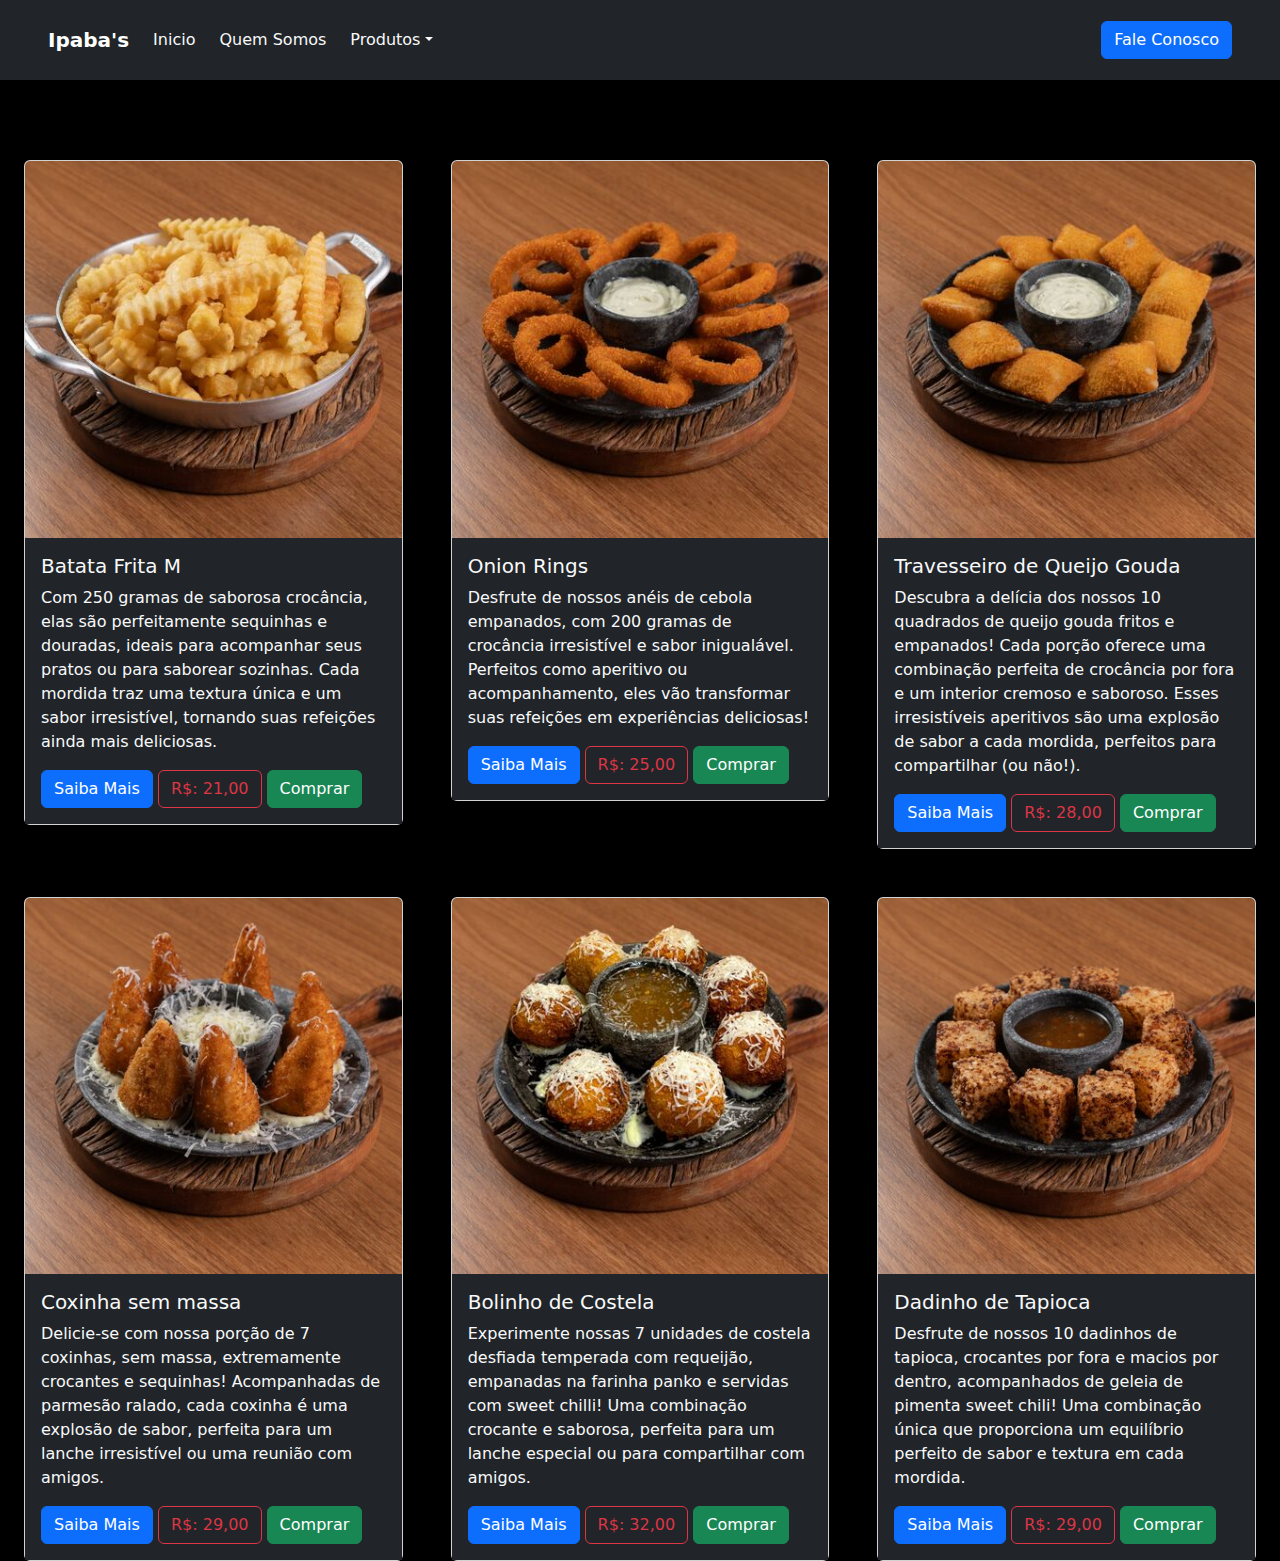
<file: Acompanhamentos.html>
<!DOCTYPE html>
<html lang="pt-BR">
<head>
    <meta charset="UTF-8">
    <meta name="viewport" content="width=device-width, initial-scale=1.0">
    <title>Acompanhamentos</title>
    <link rel="shortcut icon"
    href="https://icons.iconarchive.com/icons/fa-team/fontawesome/256/FontAwesome-Burger-icon.png"
    type="image/x-icon">
    <link href="https://cdn.jsdelivr.net/npm/bootstrap@5.3.3/dist/css/bootstrap.min.css" rel="stylesheet"
        integrity="sha384-QWTKZyjpPEjISv5WaRU9OFeRpok6YctnYmDr5pNlyT2bRjXh0JMhjY6hW+ALEwIH" crossorigin="anonymous">
        <link rel="stylesheet" href="style.css">
</head>
<body>
    <header>
        <div class="container-fluid">
            <nav class="m-auto col-12 navbar navbar-expand-lg navbar-dark bg-dark fixed-top" style="height: 80px;">
                <a class="navbar-brand ps-5" href="#"><strong>Ipaba's</strong></a>
                <button class="navbar-toggler" type="button" data-bs-toggle="collapse"
                    data-bs-target="#navbarSupportedContent" aria-controls="navbarSupportedContent"
                    aria-expanded="false" aria-label="Toggle navigation">
                    <span class="navbar-toggler-icon"></span>
                </button>
                <div class="collapse navbar-collapse" id="navbarSupportedContent">
                    <ul class="navbar-nav me-auto mb-2 mb-lg-0">
                        <li class="nav-item">
                            <a class="nav-link ps- text-light" aria-expanded="page" href="Principal.html">Inicio</a>
                        </li>
                        <li class="nav-item">
                            <a class="nav-link ps-3 text-light" href="Quemsomos.html">Quem Somos</a>
                        </li>
                        <li class="nav-item dropdown">
                            <a class="nav-link dropdown-toggle ps-3 text-light" href="#" role="button" data-bs-toggle="dropdown"
                                aria-expanded="false">Produtos</a>
                            <ul class="dropdown-menu text-light">
                                <li><a class="dropdown-item" href="Lanches.html">Lanches</a></li>
                                <li><a class="dropdown-item" href="Acompanhamentos.html">Acompanhamentos</a></li>
                                <li><a class="dropdown-item" href="Bebidas.html">Bebidas</a></li>
                            </ul>
                        </li>
                    </ul>
                    <div class="d-flex pe-5">
                        <button type="button" class="btn btn-primary" data-bs-toggle="modal" data-bs-target="#staticBackdrop">
                            Fale Conosco
                          </button>
                        </div>
                </div>
            </nav>
        </div>
    </header>
    
    <main>

        <div class="container-fluid">
            <nav aria-label="breadcrumb " style="height: 40px;">
                <ol class="breadcrumb">
                  <li class="breadcrumb-item text-light"><a href="#">Home</a></li>
                  <li class="   crumb-item active" aria-current="page">Library</li>
                </ol>
              </nav>
              
              <nav aria-label="breadcrumb">
                <ol class="breadcrumb">
                  <li class="breadcrumb-item"><a href="Principal.html">Inicio</a></li>
                  <li class="breadcrumb-item"><a href="#">Produtos</a></li>
                  <li class="breadcrumb-item"><a href="Acompanhamentos.html">Acompanhamentos</a></li>
                </ol>
              </nav>
            <div class="cardapio mt-5 ">
                <div class="row">

                    <div class="col-xl-4 col-lg-4 g-5 col-sm-6 ">
                        <div class="card">
                            <img src="img/batata frita.jpeg" class="card-img-top" alt="...">
                            <div class="card-body bg-dark text-light">
                                <h5 class="card-title">Batata Frita M</h5>
                                <p class="card-text"> Com 250 gramas de saborosa crocância, elas são perfeitamente sequinhas e douradas, ideais para acompanhar seus pratos ou para saborear sozinhas. Cada mordida traz uma textura única e um sabor irresistível, tornando suas refeições ainda mais deliciosas.</p>

                                <button type="button" class="btn btn-primary" data-bs-toggle="modal"
                                    data-bs-target="#info_batatafritam">
                                    Saiba Mais
                                </button>
                                <button type="button" class="btn btn-outline-danger" data-bs-toggle="modal"
                                    data-bs-target="...">
                                    R$: 21,00
                                </button>
                                <button type="button" class="btn btn-success" data-bs-toggle="modal"
                                    data-bs-target="#info_adicionar">
                                    Comprar
                                </button>

                                <!-- Modal -->
                                <div class="modal fade " id="info_batatafritam" data-bs-backdrop="static"
                                    data-bs-keyboard="false" tabindex="-1" aria-labelledby="staticBackdropLabel"
                                    aria-hidden="true">
                                    <div class="modal-dialog">
                                        <div class="modal-content">
                                            <div class="modal-header">
                                                <h1 class="modal-title fs-5 k text-dark" id="staticBackdropLabel">
                                                    Informações do Produto</h1>
                                                <button type="button" class="btn-close" data-bs-dismiss="modal"
                                                    aria-label="Close"></button>
                                            </div>
                                            <div class="modal-body text-dark">
                                                <h5>250 gramas Batata frita crinkle sequinha</h3>
                                            </div>
                                            <div class="modal-footer">
                                                <button type="button" class="btn btn-secondary"
                                                    data-bs-dismiss="modal">Voltar</button>

                                            </div>
                                        </div>
                                    </div>
                                </div>

                            </div>
                        </div>
                    </div>
                    <div class="col-xl-4 col-lg-4 g-5 col-sm-6 ">
                        <div class="card">
                            <img src="img/onnion rigns.jpeg" class="card-img-top" alt="...">
                            <div class="card-body bg-dark text-light">
                                <h5 class="card-title">Onion Rings</h5>
                                <p class="card-text">Desfrute de nossos anéis de cebola empanados, com 200 gramas de crocância irresistível e sabor inigualável. Perfeitos como aperitivo ou acompanhamento, eles vão transformar suas refeições em experiências deliciosas!</p>

                                <button type="button" class="btn btn-primary" data-bs-toggle="modal"
                                    data-bs-target="#info_onionrings">
                                    Saiba Mais
                                </button>
                                <button type="button" class="btn btn-outline-danger" data-bs-toggle="modal"
                                    data-bs-target="...">
                                    R$: 25,00
                                </button>
                                <button type="button" class="btn btn-success" data-bs-toggle="modal"
                                data-bs-target="#info_adicionar">
                                Comprar
                            </button>

                                <!-- Modal -->
                                <div class="modal fade " id="info_onionrings" data-bs-backdrop="static"
                                    data-bs-keyboard="false" tabindex="-1" aria-labelledby="staticBackdropLabel"
                                    aria-hidden="true">
                                    <div class="modal-dialog">
                                        <div class="modal-content">
                                            <div class="modal-header">
                                                <h1 class="modal-title fs-5 k text-dark" id="staticBackdropLabel">
                                                    Informações do Produto</h1>
                                                <button type="button" class="btn-close" data-bs-dismiss="modal"
                                                    aria-label="Close"></button>
                                            </div>
                                            <div class="modal-body text-dark">
                                                <h5>200 gramas de anéis de cebola empanadas</h3>
                                            </div>
                                            <div class="modal-footer">
                                                <button type="button" class="btn btn-secondary"
                                                    data-bs-dismiss="modal">Voltar</button>

                                            </div>
                                        </div>
                                    </div>
                                </div>
                            </div>

                        </div>
                    </div>
                    <div class="col-xl-4 col-lg-4 g-5 col-sm-6 ">
                        <div class="card">
                            <img src="img/travesseiro queijo.jpeg" class="card-img-top" alt="...">
                            <div class="card-body bg-dark text-light">
                                <h5 class="card-title">Travesseiro de Queijo Gouda</h5>
                                <p class="card-text">Descubra a delícia dos nossos 10 quadrados de queijo gouda fritos e empanados! Cada porção oferece uma combinação perfeita de crocância por fora e um interior cremoso e saboroso. Esses irresistíveis aperitivos são uma explosão de sabor a cada mordida, perfeitos para compartilhar (ou não!).</p>


                                <button type="button" class="btn btn-primary" data-bs-toggle="modal"
                                    data-bs-target="#info_gouda">
                                    Saiba Mais
                                </button>
                                <button type="button" class="btn btn-outline-danger" data-bs-toggle="modal"
                                    data-bs-target="...">
                                    R$: 28,00
                                </button>
                                <button type="button" class="btn btn-success" data-bs-toggle="modal"
                                data-bs-target="#info_adicionar">
                                Comprar
                            </button>

                                <!-- Modal -->
                                <div class="modal fade " id="info_gouda" data-bs-backdrop="static"
                                    data-bs-keyboard="false" tabindex="-1" aria-labelledby="staticBackdropLabel"
                                    aria-hidden="true">
                                    <div class="modal-dialog">
                                        <div class="modal-content">
                                            <div class="modal-header">
                                                <h1 class="modal-title fs-5 k text-dark" id="staticBackdropLabel">
                                                    Informações do Produto</h1>
                                                <button type="button" class="btn-close" data-bs-dismiss="modal"
                                                    aria-label="Close"></button>
                                            </div>
                                            <div class="modal-body text-dark">
                                                <h3>10 unidades de Queijo gouda em quadrados, fritos e empanados.</h3>
                                            </div>
                                            <div class="modal-footer">
                                                <button type="button" class="btn btn-secondary"
                                                    data-bs-dismiss="modal">Voltar</button>

                                            </div>
                                        </div>
                                    </div>
                                </div>

                            </div>

                        </div>



                    </div>
                    <div class="col-xl-4 col-lg-4  g-5 col-sm-6">
                        <div class="card">
                            <img src="img/coxinha sem massa.jpeg" class="card-img-top" alt="...">
                            <div class="card-body bg-dark text-light">
                                <h5 class="card-title">Coxinha sem massa</h5>
                                <p class="card-text">
                                    Delicie-se com nossa porção de 7 coxinhas, sem massa, extremamente crocantes e sequinhas! Acompanhadas de parmesão ralado, cada coxinha é uma explosão de sabor, perfeita para um lanche irresistível ou uma reunião com amigos.</p>

                                <button type="button" class="btn btn-primary" data-bs-toggle="modal"
                                    data-bs-target="#info_coxinha">
                                    Saiba Mais
                                </button>
                                <button type="button" class="btn btn-outline-danger" data-bs-toggle="modal"
                                    data-bs-target="...">
                                    R$: 29,00
                                </button>
                                <button type="button" class="btn btn-success" data-bs-toggle="modal"
                                    data-bs-target="#info_adicionar">
                                    Comprar
                                </button>

                                <!-- Modal -->
                                <div class="modal fade " id="info_coxinha" data-bs-backdrop="static"
                                    data-bs-keyboard="false" tabindex="-1" aria-labelledby="staticBackdropLabel"
                                    aria-hidden="true">
                                    <div class="modal-dialog">
                                        <div class="modal-content">
                                            <div class="modal-header">
                                                <h1 class="modal-title fs-5 k text-dark" id="staticBackdropLabel">
                                                    Informações do Produto</h1>
                                                <button type="button" class="btn-close" data-bs-dismiss="modal"
                                                    aria-label="Close"></button>
                                            </div>
                                            <div class="modal-body text-dark">
                                                <h3>Uma porção com 7 coxinhas sem massa extremamente crocante e sequinha acompanhado de parmesão ralado.</h3>
                                            </div>
                                            <div class="modal-footer">
                                                <button type="button" class="btn btn-secondary"
                                                    data-bs-dismiss="modal">Voltar</button>

                                            </div>
                                        </div>
                                    </div>
                                </div>
                            </div>

                        </div>
                    </div>
                    <div class="col-xl-4 col-lg-4 g-5 col-sm-6">
                        <div class="card">
                            <img src="img/bolinho de costela.jpg" class="card-img-top" alt="...">
                            <div class="card-body bg-dark text-light">
                                <h5 class="card-title">Bolinho de Costela</h5>
                                <p class="card-text"> 
                                    Experimente nossas 7 unidades de costela desfiada temperada com requeijão, empanadas na farinha panko e servidas com sweet chilli! Uma combinação crocante e saborosa, perfeita para um lanche especial ou para compartilhar com amigos.</p>

                                <button type="button" class="btn btn-primary" data-bs-toggle="modal"
                                    data-bs-target="#info_costela">
                                    Saiba Mais
                                </button>
                                <button type="button" class="btn btn-outline-danger" data-bs-toggle="modal"
                                    data-bs-target="...">
                                    R$: 32,00
                                </button>
                                <button type="button" class="btn btn-success" data-bs-toggle="modal"
                                    data-bs-target="#info_adicionar">
                                    Comprar
                                </button>

                                <!-- Modal -->
                                <div class="modal fade " id="info_costela" data-bs-backdrop="static"
                                    data-bs-keyboard="false" tabindex="-1" aria-labelledby="staticBackdropLabel"
                                    aria-hidden="true">
                                    <div class="modal-dialog">
                                        <div class="modal-content">
                                            <div class="modal-header">
                                                <h1 class="modal-title fs-5 k text-dark" id="staticBackdropLabel">
                                                    Informações do Produto</h1>
                                                <button type="button" class="btn-close" data-bs-dismiss="modal"
                                                    aria-label="Close"></button>
                                            </div>
                                            <div class="modal-body text-dark">
                                                <h3>7 UNID COM SWEET CHILLI
                                                    costela desfiada tempera com requeijão empanada na farinha panko extremamente crocante. </h3>
                                            </div>
                                            <div class="modal-footer">
                                                <button type="button" class="btn btn-secondary"
                                                    data-bs-dismiss="modal">Voltar</button>

                                            </div>
                                        </div>
                                    </div>
                                </div>
                            </div>

                        </div>
                    </div>
                    <div class="col-xl-4 col-lg-4  g-5 col-sm-6">
                        <div class="card">
                            <img src="img/dadinho tapioca.jpeg" class="card-img-top" alt="...">
                            <div class="card-body bg-dark text-light">
                                <h5 class="card-title">Dadinho de Tapioca</h5>
                                <p class="card-text">Desfrute de nossos 10 dadinhos de tapioca, crocantes por fora e macios por dentro, acompanhados de geleia de pimenta sweet chili! Uma combinação única que proporciona um equilíbrio perfeito de sabor e textura em cada mordida.</p>

                                <button type="button" class="btn btn-primary" data-bs-toggle="modal"
                                    data-bs-target="#info_dadinho">
                                    Saiba Mais
                                </button>
                                <button type="button" class="btn btn-outline-danger" data-bs-toggle="modal"
                                    data-bs-target="...">
                                    R$: 29,00
                                </button>
                                <button type="button" class="btn btn-success" data-bs-toggle="modal"
                                data-bs-target="#info_adicionar">
                                Comprar
                            </button>

                                <!-- Modal -->
                                <div class="modal fade " id="info_dadinho" data-bs-backdrop="static"
                                    data-bs-keyboard="false" tabindex="-1" aria-labelledby="staticBackdropLabel"
                                    aria-hidden="true">
                                    <div class="modal-dialog">
                                        <div class="modal-content">
                                            <div class="modal-header">
                                                <h1 class="modal-title fs-5 k text-dark" id="staticBackdropLabel">
                                                    Informações do Produto</h1>
                                                <button type="button" class="btn-close" data-bs-dismiss="modal"
                                                    aria-label="Close"></button>
                                            </div>
                                            <div class="modal-body text-dark">
                                                <h3>10 Dadinhos De Tapioca acompanhados Com Geleia Pimenta Sweet chily.</h3>
                                            </div>
                                            <div class="modal-footer">
                                                <button type="button" class="btn btn-secondary"
                                                    data-bs-dismiss="modal">Voltar</button>

                                            </div>
                                        </div>
                                    </div>
                                </div>

                            </div>

                        </div>



                    </div>
                </div>
            </div>
            <div class="modal fade " id="info_adicionar" data-bs-backdrop="static"
            data-bs-keyboard="false" tabindex="-1" aria-labelledby="staticBackdropLabel"
            aria-hidden="true">
            <div class="modal-dialog">
                <div class="modal-content">
                    <div class="modal-header">
                        <h1 class="modal-title fs-5 k text-dark" id="staticBackdropLabel">
                            Realizado com Sucesso</h1>
                        <button type="button" class="btn-close" data-bs-dismiss="modal"
                            aria-label="Close"></button>
                    </div>
                    <div class="modal-body text-dark">
                        <h2>Produto adicionado ao carrinho!</h2>
                    </div>
                    <div class="modal-footer">
                        <button type="button" class="btn btn-primary"
                            data-bs-dismiss="modal"><h5>Voltar</h5></button>

                    </div>
                </div>
            </div>
        </div>



    </main>
    <script src="https://cdn.jsdelivr.net/npm/bootstrap@5.3.3/dist/js/bootstrap.bundle.min.js"
        integrity="sha384-YvpcrYf0tY3lHB60NNkmXc5s9fDVZLESaAA55NDzOxhy9GkcIdslK1eN7N6jIeHz"
        crossorigin="anonymous"></script>
</body>
</html>
</file>
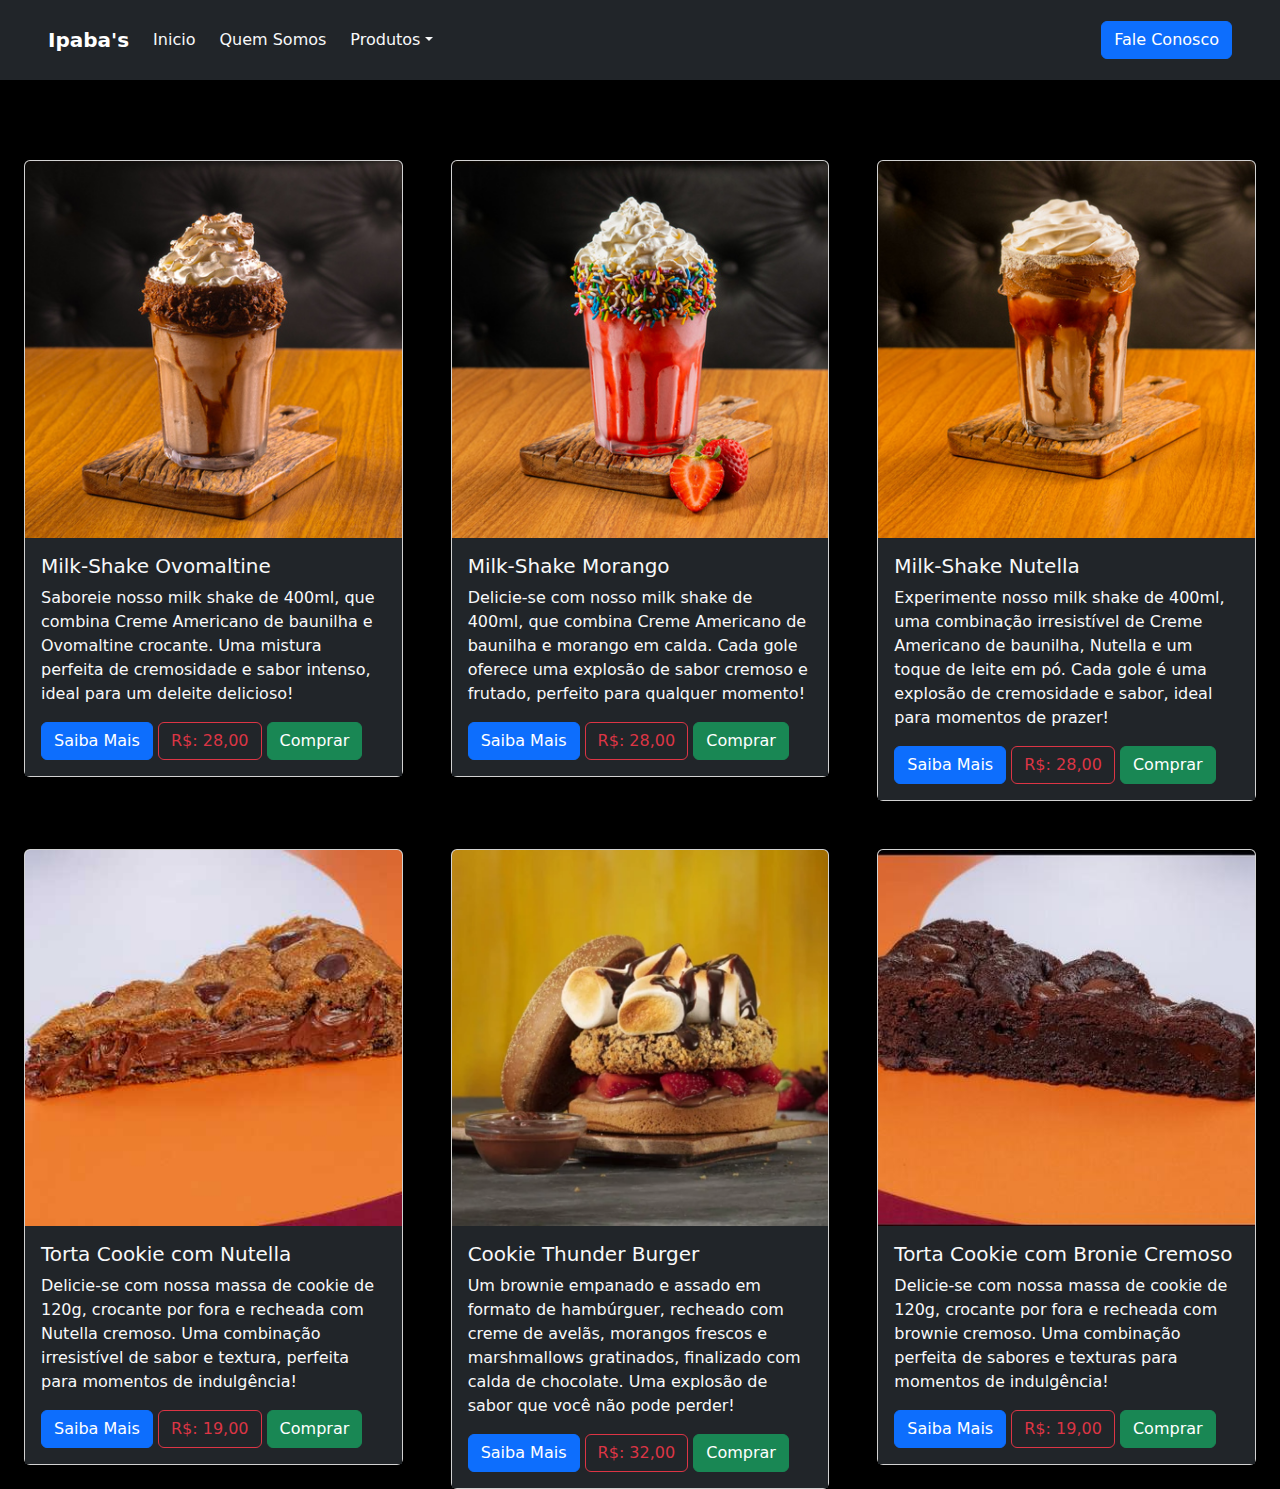
<file: Bebidas.html>
<!DOCTYPE html>
<html lang="pt-BR">
<head>
    <meta charset="UTF-8">
    <meta name="viewport" content="width=device-width, initial-scale=1.0">
    <title>Sobremesas</title>
    <link rel="shortcut icon"
    href="https://icons.iconarchive.com/icons/fa-team/fontawesome/256/FontAwesome-Burger-icon.png"
    type="image/x-icon">
    <link href="https://cdn.jsdelivr.net/npm/bootstrap@5.3.3/dist/css/bootstrap.min.css" rel="stylesheet"
        integrity="sha384-QWTKZyjpPEjISv5WaRU9OFeRpok6YctnYmDr5pNlyT2bRjXh0JMhjY6hW+ALEwIH" crossorigin="anonymous">
        <link rel="stylesheet" href="style.css">
</head>
<body>
    <header>
        <div class="container-fluid">
            <nav class="m-auto col-12 navbar navbar-expand-lg navbar-dark bg-dark fixed-top opacity-55  " style="height: 80px;">
                <a class="navbar-brand ps-5" href="#"><strong>Ipaba's</strong></a>
                <button class="navbar-toggler" type="button" data-bs-toggle="collapse"
                    data-bs-target="#navbarSupportedContent" aria-controls="navbarSupportedContent"
                    aria-expanded="false" aria-label="Toggle navigation">
                    <span class="navbar-toggler-icon"></span>
                </button>
                <div class="collapse navbar-collapse" id="navbarSupportedContent">
                    <ul class="navbar-nav me-auto mb-2 mb-lg-0">
                        <li class="nav-item">
                            <a class="nav-link ps- text-light" aria-expanded="page" href="Principal.html">Inicio</a>
                        </li>
                        <li class="nav-item">
                            <a class="nav-link ps-3 text-light" href="Quemsomos.html">Quem Somos</a>
                        </li>
                        <li class="nav-item dropdown">
                            <a class="nav-link dropdown-toggle ps-3 text-light" href="#" role="button" data-bs-toggle="dropdown"
                                aria-expanded="false">Produtos</a>
                            <ul class="dropdown-menu text-light">
                                <li><a class="dropdown-item" href="Lanches.html">Lanches</a></li>
                                <li><a class="dropdown-item" href="Acompanhamentos.html">Acompanhamentos</a></li>
                                <li><a class="dropdown-item" href="Sobremesas.html">Sobremesas</a></li>
                            </ul>
                        </li>
                    </ul>
                    <div class="d-flex pe-5">
                    <button type="button" class="btn btn-primary" data-bs-toggle="modal" data-bs-target="#staticBackdrop">
                        Fale Conosco
                      </button>
                    </div>
                </div>
            </nav>
        </div>
        <!-- Button trigger modal -->

  
  <!-- Modal -->
  <div class="modal fade" id="staticBackdrop" data-bs-backdrop="static" data-bs-keyboard="false" tabindex="-1" aria-labelledby="staticBackdropLabel" aria-hidden="true">
    <div class="modal-dialog">
      <div class="modal-content">
        <div class="modal-header">
          <h1 class="modal-title fs-5" id="staticBackdropLabel">Contato</h1>
          <button type="button" class="btn-close" data-bs-dismiss="modal" aria-label="Close"></button>
        </div>
        <div class="modal-body">
          <form>
            <input type="text" placeholder="Nome" class="form-control" >
            <input type="email" placeholder="E-mail" class="form-control">
            <input type="text" placeholder="Assunto" class="form-control">
            <textarea placeholder="Digite sua mensagem" class="form-control"></textarea>
          </form>
        </div>
        <div class="modal-footer">
          <button type="button" class="btn btn-secondary" data-bs-dismiss="modal">Voltar</button>
          <button type="button" class="btn btn-primary" data-bs-dismiss="modal">Enviar</button>
        </div>
      </div>
    </div>
  </div>
    </header>
    <main>

        <div class="container-fluid">
            <nav aria-label="breadcrumb " style="height: 40px;">
                <ol class="breadcrumb">
                  <li class="breadcrumb-item text-light"><a href="#">Home</a></li>
                  <li class="breadcrumb-item active" aria-current="page">Library</li>
                </ol>
              </nav>
              
              <nav aria-label="breadcrumb">
                <ol class="breadcrumb">
                  <li class="breadcrumb-item"><a href="Principal.html">Inicio</a></li>
                  <li class="breadcrumb-item"><a href="#">Produtos</a></li>
                  <li class="breadcrumb-item"><a href="Lanches.html">Lanches</a></li>
                </ol>
              </nav>
            <div class="cardapio mt-5 ">
                <div class="row">

                    <div class=" col-xl-4 col-lg-4 g-5 col-sm-6 ">
                        <div class="card">
                            <img src="img/mksmaltine.jpeg" class="card-img-top" alt="...">
                            <div class="card-body bg-dark text-light">
                                <h5 class="card-title">Milk-Shake Ovomaltine</h5>
                                <p class="card-text">
                                    Saboreie nosso milk shake de 400ml, que combina Creme Americano de baunilha e Ovomaltine crocante. Uma mistura perfeita de cremosidade e sabor intenso, ideal para um deleite delicioso!
                                </p>
                                <!-- Button trigger modal -->
                                <button type="button" class="btn btn-primary" data-bs-toggle="modal"
                                    data-bs-target="#info_seila">
                                    Saiba Mais
                                </button>
                                <button type="button" class="btn btn-outline-danger" data-bs-toggle="modal"
                                    data-bs-target="...">
                                    R$: 28,00
                                </button>
                                <button type="button" class="btn btn-success" data-bs-toggle="modal"
                                data-bs-target="#info_adicionar">
                                Comprar
                            </button>

                                <!-- Modal -->
                                <div class="modal fade " id="info_seila" data-bs-backdrop="static"
                                    data-bs-keyboard="false" tabindex="-1" aria-labelledby="staticBackdropLabel"
                                    aria-hidden="true">
                                    <div class="modal-dialog">
                                        <div class="modal-content">
                                            <div class="modal-header">
                                                <h1 class="modal-title fs-5 k text-dark" id="staticBackdropLabel">
                                                    Informações do Produto</h1>
                                                <button type="button" class="btn-close" data-bs-dismiss="modal"
                                                    aria-label="Close"></button>
                                            </div>
                                            <div class="modal-body text-dark">
                                                <h3>Milk Shake 400ml.Creme Americano (base para Milk shake de baunilha), Ovomaltine</h3>
                                            </div>
                                            <div class="modal-footer">
                                                <button type="button" class="btn btn-secondary"
                                                    data-bs-dismiss="modal">Voltar</button>

                                            </div>
                                        </div>
                                    </div>
                                </div>

                            </div>
                        </div>
                    </div>
                    <div class="col-xl-4 col-lg-4 g-5 col-sm-6 ">
                        <div class="card">
                            <img src="img/mksmorango.jpeg" class="card-img-top" alt="...">
                            <div class="card-body bg-dark text-light">
                                <h5 class="card-title">Milk-Shake Morango</h5>
                                <p class="card-text">Delicie-se com nosso milk shake de 400ml, que combina Creme Americano de baunilha e morango em calda. Cada gole oferece uma explosão de sabor cremoso e frutado, perfeito para qualquer momento!</p>

                                <button type="button" class="btn btn-primary" data-bs-toggle="modal"
                                    data-bs-target="#info_aquelela">
                                    Saiba Mais
                                </button>
                                <button type="button" class="btn btn-outline-danger" data-bs-toggle="modal"
                                    data-bs-target="...">
                                    R$: 28,00
                                </button>
                                <button type="button" class="btn btn-success" data-bs-toggle="modal"
                                    data-bs-target="#info_adicionar">
                                    Comprar
                                </button>

                                <!-- Modal -->
                                <div class="modal fade " id="info_aquelela" data-bs-backdrop="static"
                                    data-bs-keyboard="false" tabindex="-1" aria-labelledby="staticBackdropLabel"
                                    aria-hidden="true">
                                    <div class="modal-dialog">
                                        <div class="modal-content">
                                            <div class="modal-header">
                                                <h1 class="modal-title fs-5 k text-dark" id="staticBackdropLabel">
                                                    Informações do Produto</h1>
                                                <button type="button" class="btn-close" data-bs-dismiss="modal"
                                                    aria-label="Close"></button>
                                            </div>
                                            <div class="modal-body text-dark">
                                                <h5>Milk Shake 400ml.Creme Americano (base para Milk shake de baunilha), morango em calda e leite.</h3>
                                            </div>
                                            <div class="modal-footer">
                                                <button type="button" class="btn btn-secondary"
                                                    data-bs-dismiss="modal">Voltar</button>

                                            </div>
                                        </div>
                                    </div>
                                </div>
                            </div>

                        </div>
                    </div>
                    <div class="col-xl-4 col-lg-4 g-5 col-sm-6 ">
                        <div class="card">
                            <img src="img/mksnutela.jpeg" class="card-img-top" alt="...">
                            <div class="card-body bg-dark text-light">
                                <h5 class="card-title">Milk-Shake Nutella</h5>
                                <p class="card-text">Experimente nosso milk shake de 400ml, uma combinação irresistível de Creme Americano de baunilha, Nutella e um toque de leite em pó. Cada gole é uma explosão de cremosidade e sabor, ideal para momentos de prazer!
                                </p>


                                <button type="button" class="btn btn-primary" data-bs-toggle="modal"
                                    data-bs-target="#info_podeser">
                                    Saiba Mais
                                </button>
                                <button type="button" class="btn btn-outline-danger" data-bs-toggle="modal"
                                    data-bs-target="...">
                                    R$: 28,00
                                </button>
                                <button type="button" class="btn btn-success" data-bs-toggle="modal"
                                data-bs-target="#info_adicionar">
                                Comprar
                            </button>

                                <!-- Modal -->
                                <div class="modal fade " id="info_podeser" data-bs-backdrop="static"
                                    data-bs-keyboard="false" tabindex="-1" aria-labelledby="staticBackdropLabel"
                                    aria-hidden="true">
                                    <div class="modal-dialog">
                                        <div class="modal-content">
                                            <div class="modal-header">
                                                <h1 class="modal-title fs-5 k text-dark" id="staticBackdropLabel">
                                                    Informações do Produto</h1>
                                                <button type="button" class="btn-close" data-bs-dismiss="modal"
                                                    aria-label="Close"></button>
                                            </div>
                                            <div class="modal-body text-dark">
                                                <h3>Milk Shake 400ml.Creme Americano (base para Milk shake de baunilha), Nutella e leite em pó.</h3>
                                            </div>
                                            <div class="modal-footer">
                                                <button type="button" class="btn btn-secondary"
                                                    data-bs-dismiss="modal">Voltar</button>

                                            </div>
                                        </div>
                                    </div>
                                </div>

                            </div>

                        </div>



                    </div>
                    <div class="col-xl-4 col-lg-4  g-5 col-sm-6">
                        <div class="card">
                            <img src="img/Torta.jpeg" class="card-img-top" alt="...">
                            <div class="card-body bg-dark text-light">
                                <h5 class="card-title">Torta Cookie com Nutella</h5>
                                <p class="card-text">Delicie-se com nossa massa de cookie de 120g, crocante por fora e recheada com Nutella cremoso. Uma combinação irresistível de sabor e textura, perfeita para momentos de indulgência!</p>

                                <button type="button" class="btn btn-primary" data-bs-toggle="modal"
                                    data-bs-target="#info_qualquerum">
                                    Saiba Mais
                                </button>
                                <button type="button" class="btn btn-outline-danger" data-bs-toggle="modal"
                                    data-bs-target="...">
                                    R$: 19,00
                                </button>
                                <button type="button" class="btn btn-success" data-bs-toggle="modal"
                                    data-bs-target="#info_adicionar">
                                    Comprar
                                </button>

                                <!-- Modal -->
                                <div class="modal fade " id="info_qualquerum" data-bs-backdrop="static"
                                    data-bs-keyboard="false" tabindex="-1" aria-labelledby="staticBackdropLabel"
                                    aria-hidden="true">
                                    <div class="modal-dialog">
                                        <div class="modal-content">
                                            <div class="modal-header">
                                                <h1 class="modal-title fs-5 k text-dark" id="staticBackdropLabel">
                                                    Informações do Produto</h1>
                                                <button type="button" class="btn-close" data-bs-dismiss="modal"
                                                    aria-label="Close"></button>
                                            </div>
                                            <div class="modal-body text-dark">
                                                <h3>Massa de cookie recheada com Nutella cremoso APROX. 120 GR</h3>
                                            </div>
                                            <div class="modal-footer">
                                                <button type="button" class="btn btn-secondary"
                                                    data-bs-dismiss="modal">Voltar</button>

                                            </div>
                                        </div>
                                    </div>
                                </div>
                            </div>

                        </div>
                    </div>
                    <div class="col-xl-4 col-lg-4 g-5 col-sm-6">
                        <div class="card">
                            <img src="img/doce.png" class="card-img-top" alt="...">
                            <div class="card-body bg-dark text-light">
                                <h5 class="card-title">Cookie Thunder Burger</h5>
                                <p class="card-text"> Um brownie empanado e assado em formato de hambúrguer, recheado com creme de avelãs, morangos frescos e marshmallows gratinados, finalizado com calda de chocolate. Uma explosão de sabor que você não pode perder!</p>

                                <button type="button" class="btn btn-primary" data-bs-toggle="modal"
                                    data-bs-target="#info_naosei">
                                    Saiba Mais
                                </button>
                                <button type="button" class="btn btn-outline-danger" data-bs-toggle="modal"
                                    data-bs-target="...">
                                    R$: 32,00
                                </button>
                                <button type="button" class="btn btn-success" data-bs-toggle="modal"
                                data-bs-target="#info_adicionar">
                                Comprar
                            </button>

                                <!-- Modal -->
                                <div class="modal fade " id="info_naosei" data-bs-backdrop="static"
                                    data-bs-keyboard="false" tabindex="-1" aria-labelledby="staticBackdropLabel"
                                    aria-hidden="true">
                                    <div class="modal-dialog">
                                        <div class="modal-content">
                                            <div class="modal-header">
                                                <h1 class="modal-title fs-5 k text-dark" id="staticBackdropLabel">
                                                    Informações do Produto</h1>
                                                <button type="button" class="btn-close" data-bs-dismiss="modal"
                                                    aria-label="Close"></button>
                                            </div>
                                            <div class="modal-body text-dark">
                                                <h3>brownie assado, creme de avelãs, morangos frescos, marshmallows gratinados e calda de chocolate autêntica. </h3>
                                            </div>
                                            <div class="modal-footer">
                                                <button type="button" class="btn btn-secondary"
                                                    data-bs-dismiss="modal">Voltar</button>

                                            </div>
                                        </div>
                                    </div>
                                </div>
                            </div>

                        </div>
                    </div>
                    <div class="col-xl-4 col-lg-4  g-5 col-sm-6">
                        <div class="card">
                            <img src="img/Torta bronie.jpeg" class="card-img-top" alt="...">
                            <div class="card-body bg-dark text-light">
                                <h5 class="card-title">Torta Cookie com Bronie Cremoso</h5>
                                <p class="card-text">Delicie-se com nossa massa de cookie de 120g, crocante por fora e recheada com brownie cremoso. Uma combinação perfeita de sabores e texturas para momentos de indulgência!</p>

                                <button type="button" class="btn btn-primary" data-bs-toggle="modal"
                                    data-bs-target="#info_tantofaz">
                                    Saiba Mais
                                </button>
                                <button type="button" class="btn btn-outline-danger" data-bs-toggle="modal"
                                    data-bs-target="...">
                                    R$: 19,00
                                </button>
                                <button type="button" class="btn btn-success" data-bs-toggle="modal"
                                data-bs-target="#info_adicionar">
                                Comprar
                            </button>

                                <!-- Modal -->
                                <div class="modal fade " id="info_tantofaz" data-bs-backdrop="static"
                                    data-bs-keyboard="false" tabindex="-1" aria-labelledby="staticBackdropLabel"
                                    aria-hidden="true">
                                    <div class="modal-dialog">
                                        <div class="modal-content">
                                            <div class="modal-header">
                                                <h1 class="modal-title fs-5 k text-dark" id="staticBackdropLabel">
                                                    Informações do Produto</h1>
                                                <button type="button" class="btn-close" data-bs-dismiss="modal"
                                                    aria-label="Close"></button>
                                            </div>
                                            <div class="modal-body text-dark">
                                                <h3>Massa de cookie recheada com Brownie cremoso APROX. 120 GR.</h3>
                                            </div>
                                            <div class="modal-footer">
                                                <button type="button" class="btn btn-secondary"
                                                    data-bs-dismiss="modal">Voltar</button>

                                            </div>
                                        </div>
                                    </div>
                                </div>

                            </div>

                        </div>



                    </div>
                </div>
            </div>
            <div class="modal fade " id="info_adicionar" data-bs-backdrop="static"
            data-bs-keyboard="false" tabindex="-1" aria-labelledby="staticBackdropLabel"
            aria-hidden="true">
            <div class="modal-dialog">
                <div class="modal-content">
                    <div class="modal-header">
                        <h1 class="modal-title fs-5 k text-dark" id="staticBackdropLabel">
                            Realizado com Sucesso</h1>
                        <button type="button" class="btn-close" data-bs-dismiss="modal"
                            aria-label="Close"></button>
                    </div>
                    <div class="modal-body text-dark">
                        <h2>Produto adicionado ao carrinho!</h2>
                    </div>
                    <div class="modal-footer">
                        <button type="button" class="btn btn-primary"
                            data-bs-dismiss="modal"><h5>Voltar</h5></button>

                    </div>
                </div>
            </div>
        </div>



    </main>
    <script src="https://cdn.jsdelivr.net/npm/bootstrap@5.3.3/dist/js/bootstrap.bundle.min.js"
        integrity="sha384-YvpcrYf0tY3lHB60NNkmXc5s9fDVZLESaAA55NDzOxhy9GkcIdslK1eN7N6jIeHz"
        crossorigin="anonymous"></script>
</body>
</html>
</file>
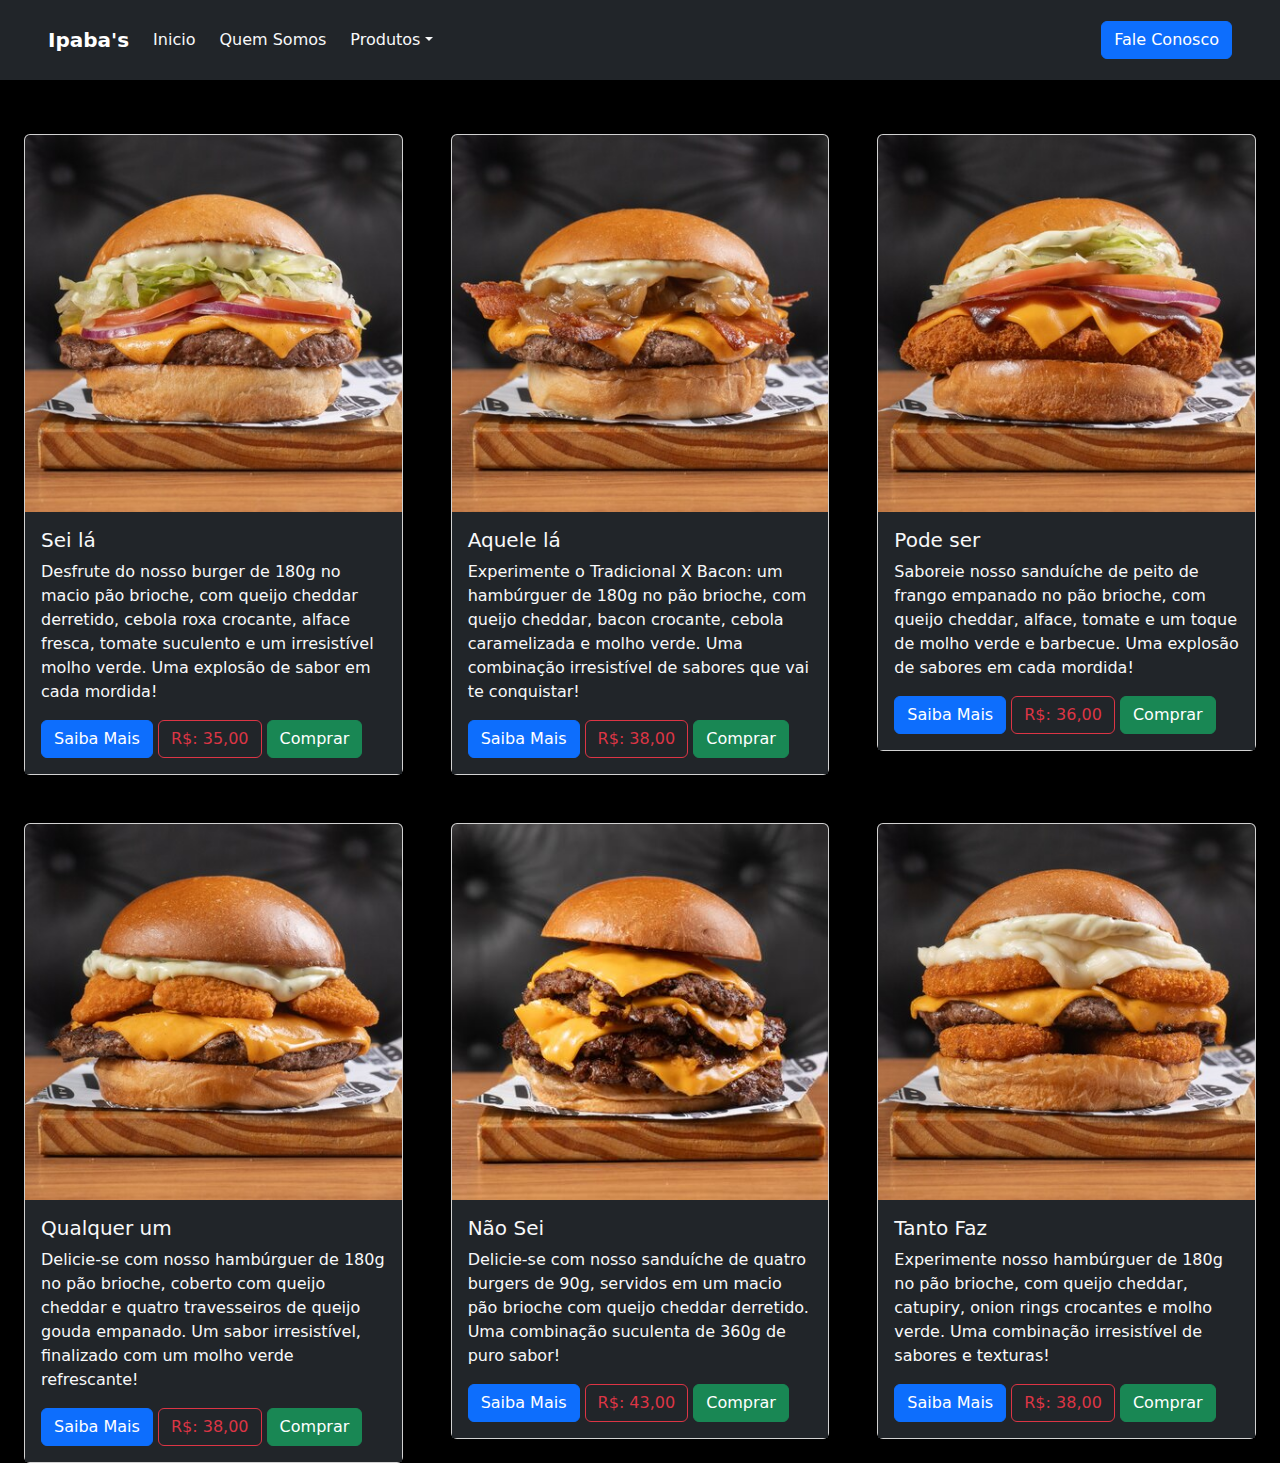
<file: Lanches.html>
<!DOCTYPE html>
<html lang="pt-BR">
<head>
    <meta charset="UTF-8">
    <meta name="viewport" content="width=device-width, initial-scale=1.0">
    <title>Lanches</title>
    <link rel="shortcut icon"
    href="https://icons.iconarchive.com/icons/fa-team/fontawesome/256/FontAwesome-Burger-icon.png"
    type="image/x-icon">
    <link href="https://cdn.jsdelivr.net/npm/bootstrap@5.3.3/dist/css/bootstrap.min.css" rel="stylesheet"
        integrity="sha384-QWTKZyjpPEjISv5WaRU9OFeRpok6YctnYmDr5pNlyT2bRjXh0JMhjY6hW+ALEwIH" crossorigin="anonymous">
        <link rel="stylesheet" href="style.css">
</head>
<body class="b">
    <header>
        <div class="container-fluid">
            <nav class="m-auto col-12 navbar navbar-expand-lg navbar-dark bg-dark fixed-top opacity-55  " style="height: 80px;">
                <a class="navbar-brand ps-5" href="#"><strong>Ipaba's</strong></a>
                <button class="navbar-toggler" type="button" data-bs-toggle="collapse"
                    data-bs-target="#navbarSupportedContent" aria-controls="navbarSupportedContent"
                    aria-expanded="false" aria-label="Toggle navigation">
                    <span class="navbar-toggler-icon"></span>
                </button>
                <div class="collapse navbar-collapse" id="navbarSupportedContent">
                    <ul class="navbar-nav me-auto mb-2 mb-lg-0">
                        <li class="nav-item">
                            <a class="nav-link ps- text-light" aria-expanded="page" href="Principal.html">Inicio</a>
                        </li>
                        <li class="nav-item">
                            <a class="nav-link ps-3 text-light" href="Quemsomos.html">Quem Somos</a>
                        </li>
                        <li class="nav-item dropdown">
                            <a class="nav-link dropdown-toggle ps-3 text-light" href="#" role="button" data-bs-toggle="dropdown"
                                aria-expanded="false">Produtos</a>
                            <ul class="dropdown-menu text-light">
                                <li><a class="dropdown-item" href="Lanches.html">Lanches</a></li>
                                <li><a class="dropdown-item" href="Acompanhamentos.html">Acompanhamentos</a></li>
                                <li><a class="dropdown-item" href="Sobremesas.html">Sobremesas</a></li>
                            </ul>
                        </li>
                    </ul>
                    <div class="d-flex pe-5">
                    <button type="button" class="btn btn-primary" data-bs-toggle="modal" data-bs-target="#staticBackdrop">
                        Fale Conosco
                      </button>
                    </div>
                </div>
            </nav>
        </div>
        <!-- Button trigger modal -->
<button type="button" class="btn btn-primary" data-bs-toggle="modal" data-bs-target="#staticBackdrop">
    Launch static backdrop modal
  </button>
  
  <!-- Modal -->
  <div class="modal fade" id="staticBackdrop" data-bs-backdrop="static" data-bs-keyboard="false" tabindex="-1" aria-labelledby="staticBackdropLabel" aria-hidden="true">
    <div class="modal-dialog">
      <div class="modal-content">
        <div class="modal-header">
          <h1 class="modal-title fs-5" id="staticBackdropLabel">Contato</h1>
          <button type="button" class="btn-close" data-bs-dismiss="modal" aria-label="Close"></button>
        </div>
        <div class="modal-body">
          <form>
            <input type="text" placeholder="Nome" class="form-control" >
            <input type="email" placeholder="E-mail" class="form-control">
            <input type="text" placeholder="Assunto" class="form-control">
            <textarea placeholder="Digite sua mensagem" class="form-control"></textarea>
          </form>
        </div>
        <div class="modal-footer">
          <button type="button" class="btn btn-secondary" data-bs-dismiss="modal">Voltar</button>
          <button type="button" class="btn btn-primary" data-bs-dismiss="modal">Enviar</button>
        </div>
      </div>
    </div>
  </div>
    </header>
    <main>
       
          
          
        <div class="container-fluid">
          
            <div class="cardapio mt-5 ">
                <div class="row">

                    <div class=" col-xl-4 col-lg-4 g-5 col-sm-6 ">
                        <div class="card">
                            <img src="img/sei la.jpeg" class="card-img-top" alt="...">
                            <div class="card-body bg-dark text-light">
                                <h5 class="card-title">Sei lá</h5>
                                <p class="card-text">
                                    Desfrute do nosso burger de 180g no macio pão brioche, com queijo cheddar derretido,
                                    cebola roxa crocante, alface fresca, tomate suculento e um irresistível molho verde.
                                    Uma explosão de sabor em cada mordida!</p>
                                <!-- Button trigger modal -->
                                <button type="button" class="btn btn-primary" data-bs-toggle="modal"
                                    data-bs-target="#info_seila">
                                    Saiba Mais
                                </button>
                                <button type="button" class="btn btn-outline-danger" data-bs-toggle="modal"
                                    data-bs-target="...">
                                    R$: 35,00
                                </button>
                                <button type="button" class="btn btn-success" data-bs-toggle="modal"
                                    data-bs-target="#info_adicionar">
                                    Comprar
                                </button>

                                <!-- Modal -->
                                <div class="modal fade " id="info_seila" data-bs-backdrop="static"
                                    data-bs-keyboard="false" tabindex="-1" aria-labelledby="staticBackdropLabel"
                                    aria-hidden="true">
                                    <div class="modal-dialog">
                                        <div class="modal-content">
                                            <div class="modal-header">
                                                <h1 class="modal-title fs-5 k text-dark" id="staticBackdropLabel">
                                                    Informações do Produto</h1>
                                                <button type="button" class="btn-close" data-bs-dismiss="modal"
                                                    aria-label="Close"></button>
                                            </div>
                                            <div class="modal-body text-dark">
                                                <h3>Pão brioche, burger 180gr, queijo cheddar fatiado, cebola roxa,
                                                    alface americana, tomate e molho verde.</h3>
                                            </div>
                                            <div class="modal-footer">
                                                <button type="button" class="btn btn-secondary"
                                                    data-bs-dismiss="modal">Voltar</button>

                                            </div>
                                        </div>
                                    </div>
                                </div>

                            </div>
                        </div>
                    </div>
                    <div class="col-xl-4 col-lg-4 g-5 col-sm-6 ">
                        <div class="card">
                            <img src="img/aquele la.jpeg" class="card-img-top" alt="...">
                            <div class="card-body bg-dark text-light">
                                <h5 class="card-title">Aquele lá</h5>
                                <p class="card-text">Experimente o Tradicional X Bacon: um hambúrguer de 180g no pão
                                    brioche, com queijo cheddar, bacon crocante, cebola caramelizada e molho verde. Uma
                                    combinação irresistível de sabores que vai te conquistar!</p>

                                <button type="button" class="btn btn-primary" data-bs-toggle="modal"
                                    data-bs-target="#info_aquelela">
                                    Saiba Mais
                                </button>
                                <button type="button" class="btn btn-outline-danger" data-bs-toggle="modal"
                                    data-bs-target="...">
                                    R$: 38,00
                                </button>
                                <button type="button" class="btn btn-success" data-bs-toggle="modal"
                                data-bs-target="#info_adicionar">
                                Comprar
                            </button>

                                <!-- Modal -->
                                <div class="modal fade " id="info_aquelela" data-bs-backdrop="static"
                                    data-bs-keyboard="false" tabindex="-1" aria-labelledby="staticBackdropLabel"
                                    aria-hidden="true">
                                    <div class="modal-dialog">
                                        <div class="modal-content">
                                            <div class="modal-header">
                                                <h1 class="modal-title fs-5 k text-dark" id="staticBackdropLabel">
                                                    Informações do Produto</h1>
                                                <button type="button" class="btn-close" data-bs-dismiss="modal"
                                                    aria-label="Close"></button>
                                            </div>
                                            <div class="modal-body text-dark">
                                                <h5>Tradicional (X bacon)
                                                    Pão Tipo Brioche, Hambúrguer 180gr, Queijo Cheddar fatiado,, 2
                                                    Fatias Generosa De Bacon, Cebola Caramelizada e Molho Verde</h3>
                                            </div>
                                            <div class="modal-footer">
                                                <button type="button" class="btn btn-secondary"
                                                    data-bs-dismiss="modal">Voltar</button>

                                            </div>
                                        </div>
                                    </div>
                                </div>
                            </div>

                        </div>
                    </div>
                    <div class="col-xl-4 col-lg-4 g-5 col-sm-6 ">
                        <div class="card">
                            <img src="img/pode ser.jpeg" class="card-img-top" alt="...">
                            <div class="card-body bg-dark text-light">
                                <h5 class="card-title">Pode ser</h5>
                                <p class="card-text">Saboreie nosso sanduíche de peito de frango empanado no pão
                                    brioche, com queijo cheddar, alface, tomate e um toque de molho verde e barbecue.
                                    Uma explosão de sabores em cada mordida!</p>


                                <button type="button" class="btn btn-primary" data-bs-toggle="modal"
                                    data-bs-target="#info_podeser">
                                    Saiba Mais
                                </button>
                                <button type="button" class="btn btn-outline-danger" data-bs-toggle="modal"
                                    data-bs-target="...">
                                    R$: 36,00
                                </button>
                                <button type="button" class="btn btn-success" data-bs-toggle="modal"
                                    data-bs-target="#info_adicionar">
                                    Comprar
                                </button>

                                <!-- Modal -->
                                <div class="modal fade " id="info_podeser" data-bs-backdrop="static"
                                    data-bs-keyboard="false" tabindex="-1" aria-labelledby="staticBackdropLabel"
                                    aria-hidden="true">
                                    <div class="modal-dialog">
                                        <div class="modal-content">
                                            <div class="modal-header">
                                                <h1 class="modal-title fs-5 k text-dark" id="staticBackdropLabel">
                                                    Informações do Produto</h1>
                                                <button type="button" class="btn-close" data-bs-dismiss="modal"
                                                    aria-label="Close"></button>
                                            </div>
                                            <div class="modal-body text-dark">
                                                <h3>Pão Brioche, Peito De Frango Empanado, Queijo cheddar fatiado,
                                                    Alface , Tomate, Molho Verde E Barbecue.</h3>
                                            </div>
                                            <div class="modal-footer">
                                                <button type="button" class="btn btn-success" data-bs-toggle="modal"
                                                data-bs-target="#info_adicionar">
                                                Comprar
                                            </button>

                                            </div>
                                        </div>
                                    </div>
                                </div>

                            </div>

                        </div>



                    </div>
                    <div class="col-xl-4 col-lg-4  g-5 col-sm-6">
                        <div class="card">
                            <img src="img/qualquer um.jpeg" class="card-img-top" alt="...">
                            <div class="card-body bg-dark text-light">
                                <h5 class="card-title">Qualquer um</h5>
                                <p class="card-text">Delicie-se com nosso hambúrguer de 180g no pão brioche, coberto com
                                    queijo cheddar e quatro travesseiros de queijo gouda empanado. Um sabor
                                    irresistível, finalizado com um molho verde refrescante!</p>

                                <button type="button" class="btn btn-primary" data-bs-toggle="modal"
                                    data-bs-target="#info_qualquerum">
                                    Saiba Mais
                                </button>
                                <button type="button" class="btn btn-outline-danger" data-bs-toggle="modal"
                                    data-bs-target="...">
                                    R$: 38,00
                                </button>
                                <button type="button" class="btn btn-success" data-bs-toggle="modal"
                                    data-bs-target="#info_adicionar">
                                    Comprar
                                </button>

                                <!-- Modal -->
                                <div class="modal fade " id="info_qualquerum" data-bs-backdrop="static"
                                    data-bs-keyboard="false" tabindex="-1" aria-labelledby="staticBackdropLabel"
                                    aria-hidden="true">
                                    <div class="modal-dialog">
                                        <div class="modal-content">
                                            <div class="modal-header">
                                                <h1 class="modal-title fs-5 k text-dark" id="staticBackdropLabel">
                                                    Informações do Produto</h1>
                                                <button type="button" class="btn-close" data-bs-dismiss="modal"
                                                    aria-label="Close"></button>
                                            </div>
                                            <div class="modal-body text-dark">
                                                <h3>Pão Brioche, hamburguer de 180 gr, Queijo cheddar fatiado, 4
                                                    travesseiro de queijo gouda Empanado e Molho Verde.</h3>
                                            </div>
                                            <div class="modal-footer">
                                                <button type="button" class="btn btn-secondary"
                                                    data-bs-dismiss="modal">Voltar</button>

                                            </div>
                                        </div>
                                    </div>
                                </div>
                            </div>

                        </div>
                    </div>
                    <div class="col-xl-4 col-lg-4 g-5 col-sm-6">
                        <div class="card">
                            <img src="img/nao sei.jpeg" class="card-img-top" alt="...">
                            <div class="card-body bg-dark text-light">
                                <h5 class="card-title">Não Sei</h5>
                                <p class="card-text"> Delicie-se com nosso sanduíche de quatro burgers de 90g, servidos
                                    em um macio pão brioche com queijo cheddar derretido. Uma combinação suculenta de
                                    360g de puro sabor!</p>

                                <button type="button" class="btn btn-primary" data-bs-toggle="modal"
                                    data-bs-target="#info_naosei">
                                    Saiba Mais
                                </button>
                                <button type="button" class="btn btn-outline-danger" data-bs-toggle="modal"
                                    data-bs-target="...">
                                    R$: 43,00
                                </button>
                                <button type="button" class="btn btn-success" data-bs-toggle="modal"
                                data-bs-target="#info_adicionar">
                                Comprar
                            </button>

                                <!-- Modal -->
                                <div class="modal fade " id="info_naosei" data-bs-backdrop="static"
                                    data-bs-keyboard="false" tabindex="-1" aria-labelledby="staticBackdropLabel"
                                    aria-hidden="true">
                                    <div class="modal-dialog">
                                        <div class="modal-content">
                                            <div class="modal-header">
                                                <h1 class="modal-title fs-5 k text-dark" id="staticBackdropLabel">
                                                    Informações do Produto</h1>
                                                <button type="button" class="btn-close" data-bs-dismiss="modal"
                                                    aria-label="Close"></button>
                                            </div>
                                            <div class="modal-body text-dark">
                                                <h3>Pão tipo brioche, 4 burgers 90gr e queijo cheddar.
                                                    É muita suculência, são 360gr de muito amor. </h3>
                                            </div>
                                            <div class="modal-footer">
                                                <button type="button" class="btn btn-success" data-bs-toggle="modal"
                                    data-bs-target="#info_adicionar">
                                    Comprar
                                </button>

                                            </div>
                                        </div>
                                    </div>
                                </div>
                            </div>

                        </div>
                    </div>
                    <div class="col-xl-4 col-lg-4  g-5 col-sm-6">
                        <div class="card">
                            <img src="img/tanto faz.jpeg" class="card-img-top" alt="...">
                            <div class="card-body bg-dark text-light">
                                <h5 class="card-title">Tanto Faz</h5>
                                <p class="card-text">Experimente nosso hambúrguer de 180g no pão brioche, com queijo
                                    cheddar, catupiry, onion rings crocantes e molho verde. Uma combinação irresistível
                                    de sabores e texturas!</p>

                                <button type="button" class="btn btn-primary" data-bs-toggle="modal"
                                    data-bs-target="#info_tantofaz">
                                    Saiba Mais
                                </button>
                                <button type="button" class="btn btn-outline-danger" data-bs-toggle="modal"
                                    data-bs-target="...">
                                    R$: 38,00
                                </button>
                                <button type="button" class="btn btn-success" data-bs-toggle="modal"
                                    data-bs-target="#info_adicionar">
                                    Comprar
                                </button>

                                <!-- Modal -->
                                <div class="modal fade " id="info_tantofaz" data-bs-backdrop="static"
                                    data-bs-keyboard="false" tabindex="-1" aria-labelledby="staticBackdropLabel"
                                    aria-hidden="true">
                                    <div class="modal-dialog">
                                        <div class="modal-content">
                                            <div class="modal-header">
                                                <h1 class="modal-title fs-5 k text-dark" id="staticBackdropLabel">
                                                    Informações do Produto</h1>
                                                <button type="button" class="btn-close" data-bs-dismiss="modal"
                                                    aria-label="Close"></button>
                                            </div>
                                            <div class="modal-body text-dark">
                                                <h3>Pão Tipo Brioche, Hambúrguer 180gr, Queijo Cheddar fatiado,
                                                    Catupiry, Onion Rings E Molho Verde.</h3>
                                            </div>
                                            <div class="modal-footer">
                                                <button type="button" class="btn btn-secondary"
                                                    data-bs-dismiss="modal">Voltar</button>

                                            </div>
                                        </div>
                                    </div>
                                </div>

                            </div>

                        </div>



                    </div>
                </div>

            </div>
            <div class="modal fade " id="info_adicionar" data-bs-backdrop="static"
            data-bs-keyboard="false" tabindex="-1" aria-labelledby="staticBackdropLabel"
            aria-hidden="true">
            <div class="modal-dialog">
                <div class="modal-content">
                    <div class="modal-header">
                        <h1 class="modal-title fs-5 k text-dark" id="staticBackdropLabel">
                            Realizado com Sucesso</h1>
                        <button type="button" class="btn-close" data-bs-dismiss="modal"
                            aria-label="Close"></button>
                    </div>
                    <div class="modal-body text-dark">
                        <h2>Produto adicionado ao carrinho!</h2>
                    </div>
                    <div class="modal-footer">
                        <button type="button" class="btn btn-primary"
                            data-bs-dismiss="modal"><h5>Voltar</h5></button>

                    </div>
                </div>
            </div>
        </div>

    </main>
    <script src="https://cdn.jsdelivr.net/npm/bootstrap@5.3.3/dist/js/bootstrap.bundle.min.js"
        integrity="sha384-YvpcrYf0tY3lHB60NNkmXc5s9fDVZLESaAA55NDzOxhy9GkcIdslK1eN7N6jIeHz"
        crossorigin="anonymous"></script>
</body>
</html>
</file>
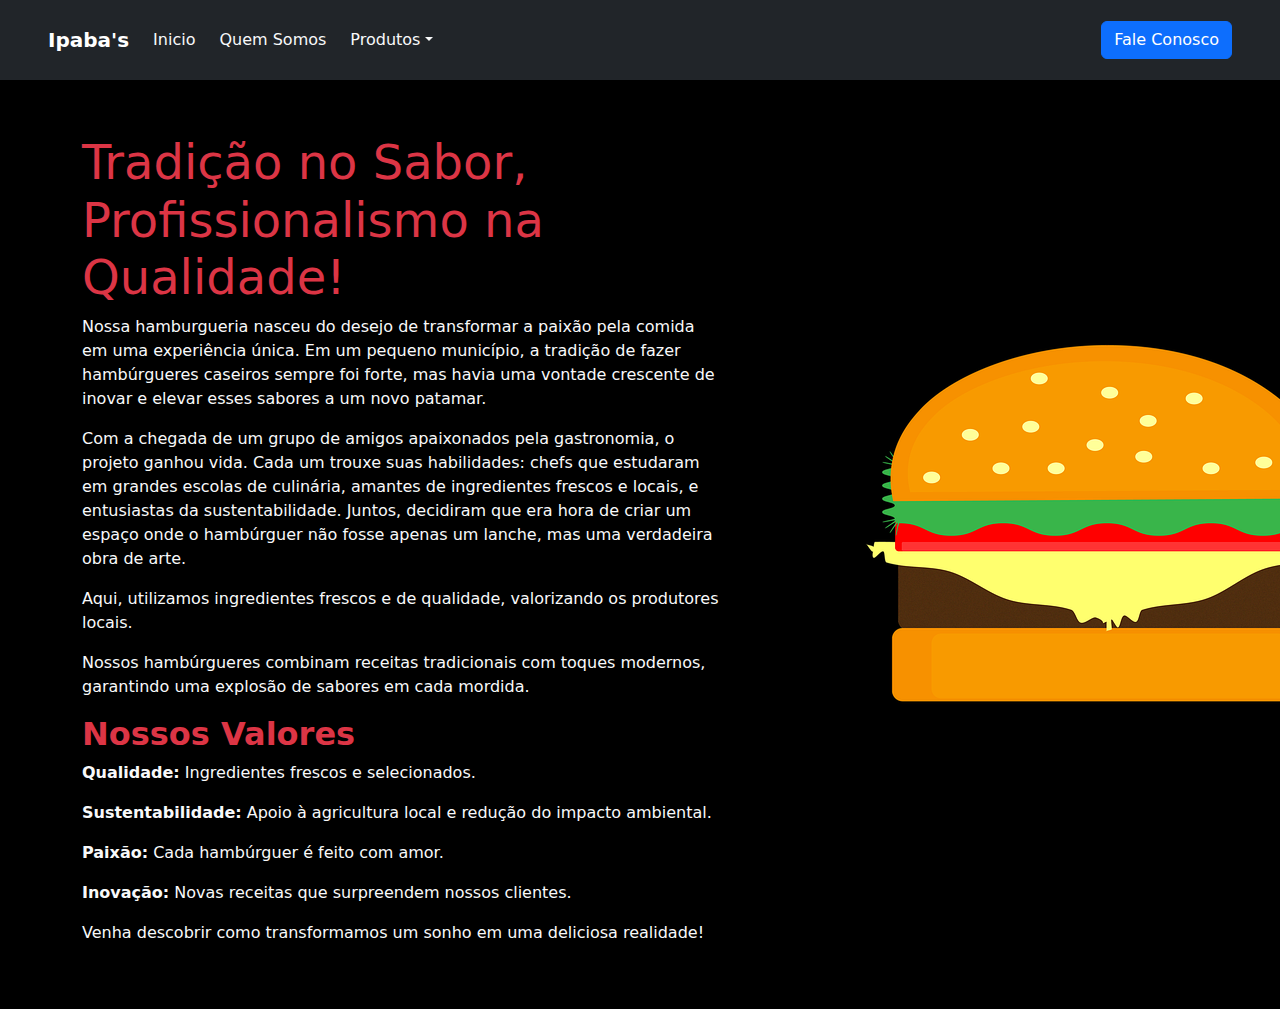
<file: Quemsomos.html>
<!DOCTYPE html>
<html lang="pt-BR">

<head>
  <meta charset="UTF-8">
  <meta name="viewport" content="width=device-width, initial-scale=1.0">
  <title>Quem Somos</title>
  <link rel="shortcut icon"
    href="https://icons.iconarchive.com/icons/fa-team/fontawesome/256/FontAwesome-Burger-icon.png" type="image/x-icon">
  <link href="https://cdn.jsdelivr.net/npm/bootstrap@5.3.3/dist/css/bootstrap.min.css" rel="stylesheet"
    integrity="sha384-QWTKZyjpPEjISv5WaRU9OFeRpok6YctnYmDr5pNlyT2bRjXh0JMhjY6hW+ALEwIH" crossorigin="anonymous">
  <link rel="stylesheet" href="style.css">
</head>

<body>
  <header>
    <div class="container-fluid">
      <nav class="m-auto col-12 navbar navbar-expand-lg navbar-dark bg-dark fixed-top opacity-55  "
        style="height: 80px;">
        <a class="navbar-brand ps-5" href="#"><strong>Ipaba's</strong></a>
        <button class="navbar-toggler" type="button" data-bs-toggle="collapse" data-bs-target="#navbarSupportedContent"
          aria-controls="navbarSupportedContent" aria-expanded="false" aria-label="Toggle navigation">
          <span class="navbar-toggler-icon"></span>
        </button>
        <div class="collapse navbar-collapse" id="navbarSupportedContent">
          <ul class="navbar-nav me-auto mb-2 mb-lg-0">
            <li class="nav-item">
              <a class="nav-link ps- text-light" aria-expanded="page" href="Principal.html">Inicio</a>
            </li>
            <li class="nav-item">
              <a class="nav-link ps-3 text-light" href="Quemsomos.html">Quem Somos</a>
            </li>
            <li class="nav-item dropdown">
              <a class="nav-link dropdown-toggle ps-3 text-light" href="#" role="button" data-bs-toggle="dropdown"
                aria-expanded="false">Produtos</a>
              <ul class="dropdown-menu text-light">
                <li><a class="dropdown-item" href="Lanches.html">Lanches</a></li>
                <li><a class="dropdown-item" href="Acompanhamentos.html">Acompanhamentos</a></li>
                <li><a class="dropdown-item" href="Sobremesas.html">Sobremesas</a></li>
              </ul>
            </li>
          </ul>
          <div class="d-flex pe-5">
            <button type="button" class="btn btn-primary" data-bs-toggle="modal" data-bs-target="#staticBackdrop">
              Fale Conosco
            </button>
          </div>
        </div>
      </nav>
    </div>
    <!-- Button trigger modal -->
    <button type="button" class="btn btn-primary" data-bs-toggle="modal" data-bs-target="#staticBackdrop">
      Launch static backdrop modal
    </button>

    <!-- Modal -->
    <div class="modal fade" id="staticBackdrop" data-bs-backdrop="static" data-bs-keyboard="false" tabindex="-1"
      aria-labelledby="staticBackdropLabel" aria-hidden="true">
      <div class="modal-dialog">
        <div class="modal-content">
          <div class="modal-header">
            <h1 class="modal-title fs-5" id="staticBackdropLabel">Contato</h1>
            <button type="button" class="btn-close" data-bs-dismiss="modal" aria-label="Close"></button>
          </div>
          <div class="modal-body">
            <form>
              <input type="text" placeholder="Nome" class="form-control">
              <input type="email" placeholder="E-mail" class="form-control">
              <input type="text" placeholder="Assunto" class="form-control">
              <textarea placeholder="Digite sua mensagem" class="form-control"></textarea>
            </form>
          </div>
          <div class="modal-footer">
            <button type="button" class="btn btn-secondary" data-bs-dismiss="modal">Voltar</button>
            <button type="button" class="btn btn-primary" data-bs-dismiss="modal">Enviar</button>
          </div>
        </div>
      </div>
    </div>
  </header>
  <div class="container">
  
  </div>
  <main class="container my-5">
    <div class="row">


      <div class="col-12 col-lg-7 mt-5 text-light">
        <h1 class="text-danger  display-5"> <strong>Tradição no Sabor, Profissionalismo na Qualidade!</strong></h1>
        <p class="">
          Nossa hamburgueria nasceu do desejo de transformar a paixão pela comida em uma experiência única. Em um
          pequeno município, a tradição de fazer hambúrgueres caseiros sempre foi forte, mas havia uma vontade crescente
          de inovar e elevar esses sabores a um novo patamar.</p>

        <p>Com a chegada de um grupo de amigos apaixonados pela gastronomia, o projeto ganhou vida. Cada um trouxe suas
          habilidades: chefs que estudaram em grandes escolas de culinária, amantes de ingredientes frescos e locais, e
          entusiastas da sustentabilidade. Juntos, decidiram que era hora de criar um espaço onde o hambúrguer não fosse
          apenas um lanche, mas uma verdadeira obra de arte.</p>

        <p>Aqui, utilizamos ingredientes frescos e de qualidade, valorizando os produtores locais.</p>
        <p>Nossos hambúrgueres combinam receitas tradicionais com toques modernos, garantindo uma explosão de sabores em
          cada mordida.</p>
        <div class="mt-3">
          <h2 class="text-danger "><strong>Nossos Valores</strong></h2>
          <p><strong>Qualidade:</strong> Ingredientes frescos e selecionados.</p>
          <p><strong>Sustentabilidade:</strong> Apoio à agricultura local e redução do impacto ambiental.</p>
          <p><strong>Paixão:</strong> Cada hambúrguer é feito com amor.</p>
          <p><strong>Inovação:</strong> Novas receitas que surpreendem nossos clientes.</p>
          <p>Venha descobrir como transformamos um sonho em uma deliciosa realidade!</p>
        </div>
      </div>
      <div class=" d-flex col-12 col-lg-5 m-auto ">

        <img src="img/Burger.png" id="teste" class="top" alt="">
      </div>
    </div>

    </div>


  </main>
  <script src="https://cdn.jsdelivr.net/npm/bootstrap@5.3.3/dist/js/bootstrap.bundle.min.js"
    integrity="sha384-YvpcrYf0tY3lHB60NNkmXc5s9fDVZLESaAA55NDzOxhy9GkcIdslK1eN7N6jIeHz"
    crossorigin="anonymous"></script>
</body>

</html>
</file>
<file: style.css>
body{
    background-color: black;
}
</file>
